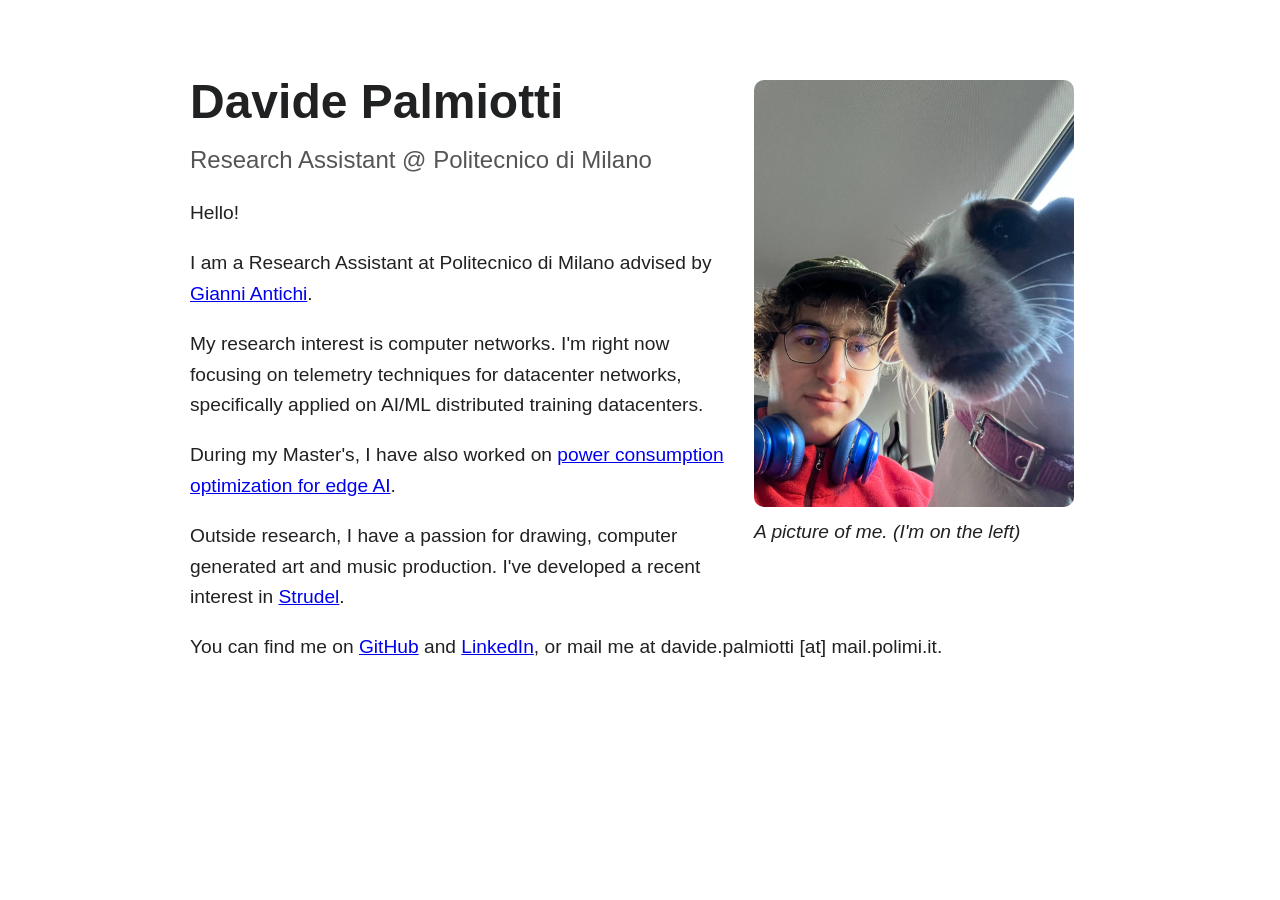
<file: index.html>
<!DOCTYPE html>
<html lang="en">
<head>
    <meta charset="UTF-8">
    <title>Davide Palmiotti</title>
    <link rel="stylesheet" href="style.css">
</head>
<body>
    
<main>
    <div class="main-content">

        <div class="photo-container" id="photo-container">
            <div class="photo-flip">
                <img 
                    class="profile-photo" 
                    src="imgs/profile.jpeg" 
                    alt="Profile Picture of Davide Palmiotti" 
                    id="profile-photo">
            </div>
            <p id="photo-subtext" style="margin: 0;">
                A picture of me. (I'm on the left)
            </p>
        </div>
        

        <div class="title">
            <h1 class="name">Davide Palmiotti</h1>
            <p class="subtitle">
                Research Assistant @ Politecnico di Milano
            </p>

        </div>

        
        <p>
            Hello!
        </p>
        <p>
            I am a Research Assistant at Politecnico di Milano advised by <a href="https://gianniantichi.github.io/" target="_blank">Gianni Antichi</a>.
        </p>
        <p>
            My research interest is computer networks. I'm right now focusing on telemetry techniques for 
            datacenter networks, specifically applied on AI/ML distributed training datacenters.
        </p>
        <p>
            During my Master's, I have also worked on 
            <a href="https://www.politesi.polimi.it/handle/10589/240190" target="_blank">power consumption optimization for edge AI</a>. 
        </p>
        <p>
            Outside research, I have a passion for drawing, computer generated art and music production. I've developed a recent interest in 
            <a href="https://strudel.cc" target="_blank">Strudel</a>.
        </p>
        <p>
            You can find me on
            <a href="https://github.com/mynam3isg00d" target="_blank">GitHub</a> and
            <a href="https://it.linkedin.com/in/davide-palmiotti-390a691bb" target="_blank">LinkedIn</a>, or mail me at
            davide.palmiotti [at] mail.polimi.it.
        </p>
    </div>
</main>

</body>
</html>


<script>
    const photo = document.getElementById('profile-photo');
    const subtext = document.getElementById('photo-subtext');
    let flipped = false;

    photo.addEventListener('click', () => {
        flipped = !flipped;
        photo.classList.toggle('flipped', flipped);
        subtext.textContent = flipped ? "A picture of me. (I'm on the right)" : "A picture of me. (I'm on the left)";
    });
</script>
</file>
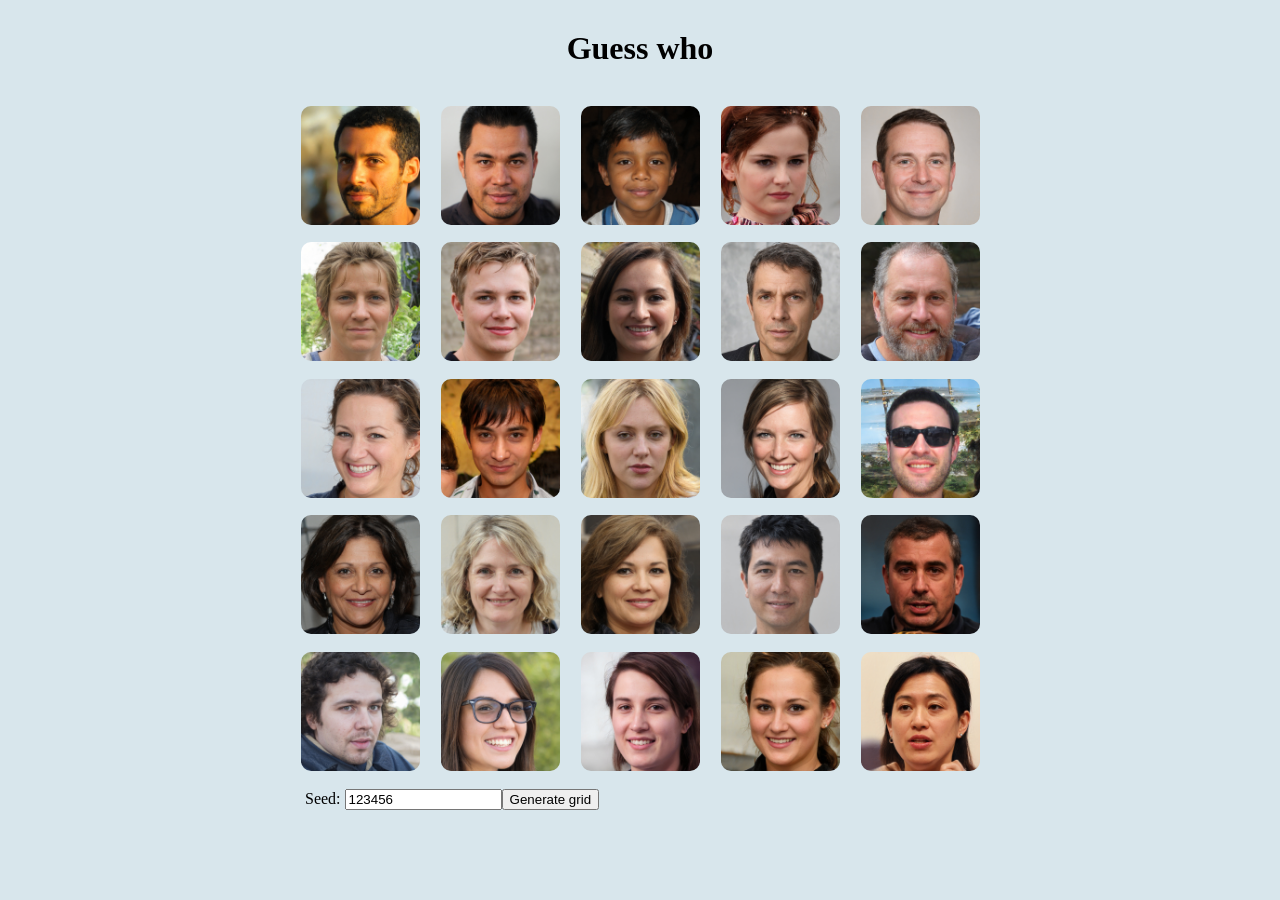
<file: guesswho/index.html>
<html>
    <style>
    body {
        background-color: rgb(216, 230, 236);
    }

    h1 {
        text-align: center;
        margin-top: 30px;
    }

    .outer {
        /*Dimensions*/
        width: 80%;
        max-width: 700px;
        
        /*Display*/
        display: flex;
        flex-wrap: wrap;
        justify-content: space-around;
        margin: auto;
        
    }
    
    .inputouter {
        width: 70%;
        max-width: 670px;
        margin: auto;
        
    }

    .slot {
        /*Dimensions*/
        width: 17%;
        margin-top: 2.5%;
        align-self: flex-start;

        /*Borders*/
        border-radius: 10px;

        transition: 0.3s;
    }

    .slot:hover {
        cursor: pointer;
    }

    .selected {
        filter: brightness(20%);
    }

    .input1 {
        font-family: 'Gill Sans', 'Gill Sans MT', Calibri, 'Trebuchet MS', sans-serif;
    }
    </style>

    <body>
        <h1 id="title">Guess who</h1>
        <div class="outer">
            <img id="img1"; onclick="fadeOut('img1')" ; src="images/img1.jpeg"; class="slot";>
            <img id="img2"; onclick="fadeOut('img2')" ; src="images/img2.jpeg"; class="slot";>
            <img id="img3"; onclick="fadeOut('img3')" ; src="images/img3.jpeg"; class="slot";>
            <img id="img4"; onclick="fadeOut('img4')" ; src="images/img4.jpeg"; class="slot";>
            <img id="img5"; onclick="fadeOut('img5')" ; src="images/img5.jpeg"; class="slot";>
            <img id="img6"; onclick="fadeOut('img6')" ; src="images/img6.jpeg"; class="slot";>
            <img id="img7"; onclick="fadeOut('img7')" ; src="images/img7.jpeg"; class="slot";>
            <img id="img8"; onclick="fadeOut('img8')" ; src="images/img8.jpeg"; class="slot";>
            <img id="img9"; onclick="fadeOut('img9')" ; src="images/img9.jpeg"; class="slot";>
            <img id="img10"; onclick="fadeOut('img10')" ; src="images/img10.jpeg"; class="slot";>
            <img id="img11"; onclick="fadeOut('img11')" ; src="images/img11.jpeg"; class="slot";>
            <img id="img12"; onclick="fadeOut('img12')" ; src="images/img12.jpeg"; class="slot";>
            <img id="img13"; onclick="fadeOut('img13')" ; src="images/img13.jpeg"; class="slot";>
            <img id="img14"; onclick="fadeOut('img14')" ; src="images/img14.jpeg"; class="slot";>
            <img id="img15"; onclick="fadeOut('img15')" ; src="images/img15.jpeg"; class="slot";>
            <img id="img16"; onclick="fadeOut('img16')" ; src="images/img16.jpeg"; class="slot";>
            <img id="img17"; onclick="fadeOut('img17')" ; src="images/img17.jpeg"; class="slot";>
            <img id="img18"; onclick="fadeOut('img18')" ; src="images/img18.jpeg"; class="slot";>
            <img id="img19"; onclick="fadeOut('img19')" ; src="images/img19.jpeg"; class="slot";>
            <img id="img20"; onclick="fadeOut('img20')" ; src="images/img20.jpeg"; class="slot";>
            <img id="img21"; onclick="fadeOut('img21')" ; src="images/img21.jpeg"; class="slot";>
            <img id="img22"; onclick="fadeOut('img22')" ; src="images/img22.jpeg"; class="slot";>
            <img id="img23"; onclick="fadeOut('img23')" ; src="images/img23.jpeg"; class="slot";>
            <img id="img24"; onclick="fadeOut('img24')" ; src="images/img24.jpeg"; class="slot";>
            <img id="img25"; onclick="fadeOut('img25')" ; src="images/img25.jpeg"; class="slot";>
        </div>
        <br>
        <div class="inputouter">
            <form id="frm">
                Seed: <input type="text" name="seed" value="123456" maxlength="6" class="input1"><input type="button" value="Generate grid" onclick="generate()">
            </form>
        </div>
    </body>

    <script>

        function generate() {
            const input = document.getElementById("frm");
            var seed = input.elements[0].value;
            const max = 101;
            const min = 1;
            var numArray = [];
            var text = "";

            for(var i=0;i<25;i++) {
                do {
                    seed = (seed * 9301 + 49297) % 233280;
                    var rnd = seed / 233280;
                    var num = (Math.floor(min + rnd * (max - min))).toString(); /*returns "0" for example*/
                } while (numArray.includes(num));
                numArray.push(num);
            }

            for(var i=0;i<25;i++) {
                /*generates img id's*/
                var indx = "img".concat((i+1).toString());
                
                /*generates random grid*/
                var ran_indx = "img".concat(numArray[i]);
                var new_source = "images/".concat(ran_indx).concat(".jpeg");
                document.getElementById(indx).src = new_source;
            }
        }

        function fadeOut(indx) {
            const image = document.getElementById(indx);
            if (image.classList.contains('selected')) {
                image.classList.remove('selected');
            } else {
                image.classList.add('selected');
            }
        }
    </script>
</html>
</file>
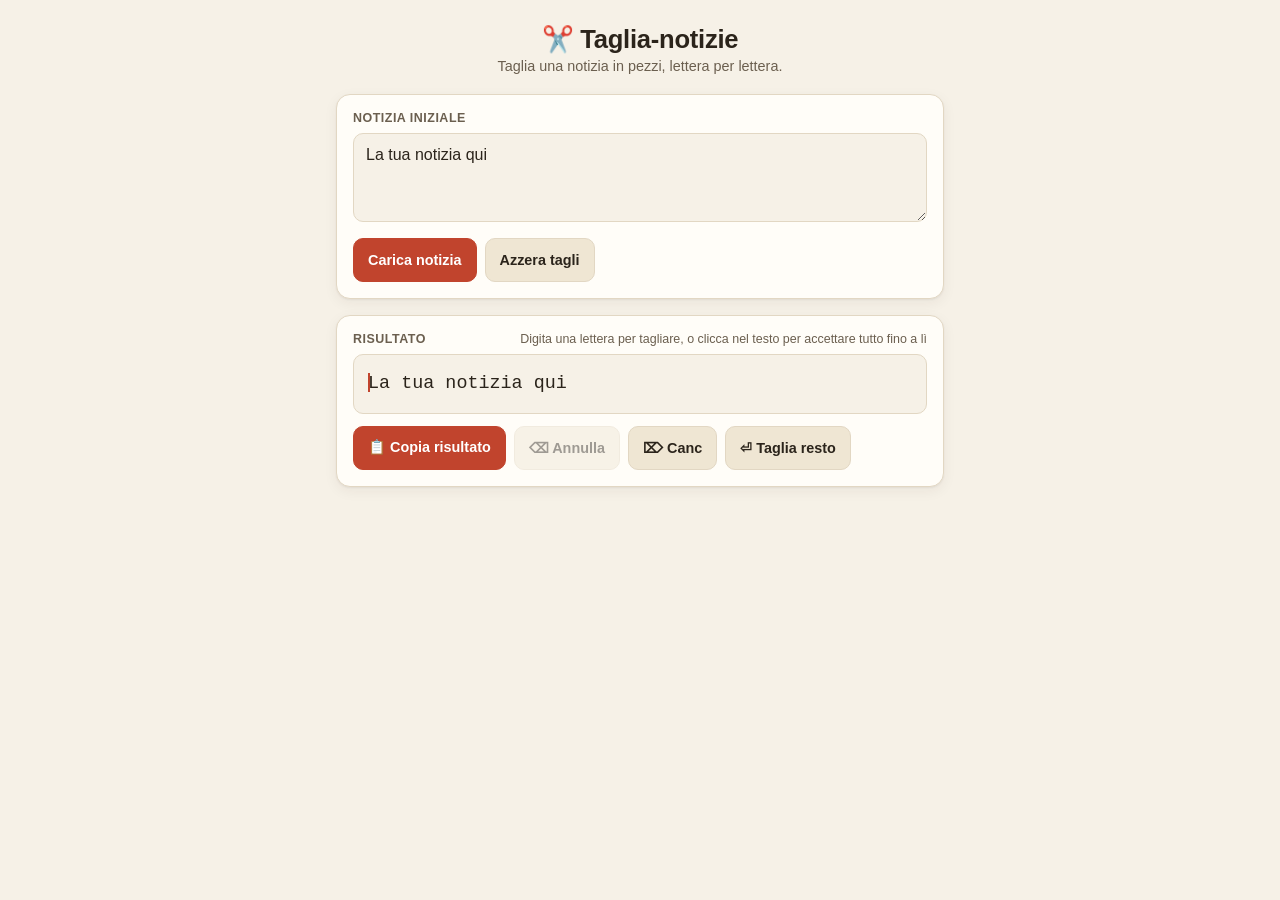
<file: taglianotizie/index.html>
<!DOCTYPE html>
<html lang="it">
<head>
<meta charset="UTF-8">
<meta name="viewport" content="width=device-width, initial-scale=1, maximum-scale=1, viewport-fit=cover">
<title>Taglia-notizie</title>
<meta name="description" content="Taglia una frase, lettera per lettera, fino a crearne una nuova.">
<meta name="theme-color" content="#f6f1e7">
<link rel="icon" href="data:image/svg+xml,%3Csvg xmlns='http://www.w3.org/2000/svg' viewBox='0 0 100 100'%3E%3Ctext y='.9em' font-size='90'%3E%E2%9C%82%EF%B8%8F%3C/text%3E%3C/svg%3E">
<link rel="stylesheet" href="/taglianotizie/style.css">
</head>
<body>
<div class="app">

  <header class="app-header">
    <h1>✂️ Taglia&#8209;notizie</h1>
    <p class="tagline">Taglia una notizia in pezzi, lettera per lettera.</p>
  </header>

  <section class="panel">
    <label for="original-input">Notizia iniziale</label>
    <textarea id="original-input" rows="3" spellcheck="false">La tua notizia qui</textarea>
    <div class="panel-actions">
      <button id="load-btn" class="btn btn-primary" type="button">Carica notizia</button>
      <button id="reset-btn" class="btn" type="button">Azzera tagli</button>
    </div>
  </section>

  <section class="panel">
    <div class="display-label-row">
      <label>Risultato</label>
      <span class="hint hint-desktop">Digita una lettera per tagliare, o clicca nel testo per accettare tutto fino a lì</span>
      <span class="hint hint-mobile">Tocca una lettera sulla tastiera per tagliare, o direttamente nel testo per accettare tutto fino a lì</span>
    </div>
    <div id="display" class="display" tabindex="0" aria-label="Area di taglio. Digita una lettera per tagliare alla sua prima occorrenza, oppure clicca direttamente su una lettera del testo per accettare tutto il testo fino a quel punto. Clicca su una lettera già accettata per tornare a quel punto."></div>
    <div class="panel-actions">
      <button id="copy-btn" class="btn btn-primary" type="button">📋 Copia risultato</button>
      <button id="backspace-btn" class="btn" type="button" aria-label="Annulla l'ultimo taglio">⌫ Annulla</button>
      <button id="canc-btn" class="btn" type="button" aria-label="Elimina il carattere dopo il cursore">⌦ Canc</button>
      <button id="enter-btn" class="btn" type="button" aria-label="Taglia il resto">⏎ Taglia resto</button>
    </div>
    <p id="toast" class="toast" role="status" hidden></p>
  </section>

</div>

<div id="mobile-keyboard" class="mobile-keyboard" aria-hidden="true"></div>

<script src="/taglianotizie/script.js" defer></script>
</body>
</html>
</file>
<file: style.css>
body {
    font-family: -apple-system, BlinkMacSystemFont,
                 "Segoe UI", Roboto, Helvetica, Arial,
                 "Noto Sans", "Liberation Sans", sans-serif;
    font-size: 1.2rem;
    line-height: 1.6;
    color: #202122;
    background: #ffffff;
  }
  

/* Photo */
.photo-flip {
    perspective: 1000px;
    display: inline-block;
}

.profile-photo {
    width: 20rem;
    border-radius: 10px;
    transition: transform 0.6s;
    transform-style: preserve-3d;
    cursor: pointer;
}

.profile-photo.flipped {
    transform: rotateY(180deg);
}

.photo-container {
    object-fit: cover;
    float: right;
    margin: 1rem;
    text-align: left;
    font-style: italic;
}

.name {
    margin: 0;
    font-size: 3rem;
}

.subtitle {
    margin: 0;
    font-size: 1.5rem;
    color: #555;
}

main {
    max-width: 900px;
    margin: 4rem auto;
    padding: 0 1rem;
}

section {
    margin-bottom: 2.5rem;
}

h2 {
    border-bottom: 1px solid #ccc;
    padding-bottom: 0.3rem;
}
</file>
<file: taglianotizie/style.css>
:root {
  --bg: #f6f1e7;
  --paper: #fffdf8;
  --ink: #2b241b;
  --ink-soft: #6b5f4f;
  --border: #e2d7c3;
  --accent: #c1442d;
  --accent-ink: #ffffff;
  --btn-bg: #efe6d3;
  --btn-bg-hover: #e6d9bd;
  --danger-bg: #f6d9d3;
  --shadow: 0 1px 2px rgba(43, 36, 27, 0.06), 0 4px 14px rgba(43, 36, 27, 0.06);
}

@media (prefers-color-scheme: dark) {
  :root {
    --bg: #17140f;
    --paper: #211c15;
    --ink: #f1e9da;
    --ink-soft: #b5a88f;
    --border: #3a3226;
    --accent: #e2694f;
    --accent-ink: #1a1109;
    --btn-bg: #2c2519;
    --btn-bg-hover: #383024;
    --danger-bg: #452420;
    --shadow: 0 1px 2px rgba(0, 0, 0, 0.3), 0 4px 14px rgba(0, 0, 0, 0.25);
  }
}

* {
  box-sizing: border-box;
}

html {
  -webkit-text-size-adjust: 100%;
}

body {
  margin: 0;
  background: var(--bg);
  color: var(--ink);
  font-family: -apple-system, BlinkMacSystemFont, "Segoe UI", Roboto, Helvetica, Arial, sans-serif;
  min-height: 100vh;
  padding-bottom: env(safe-area-inset-bottom, 0);
}

.app {
  max-width: 640px;
  margin: 0 auto;
  padding: 24px 16px 32px;
}

.app-header {
  text-align: center;
  margin-bottom: 20px;
}

.app-header h1 {
  font-size: 1.6rem;
  margin: 0 0 4px;
  letter-spacing: -0.01em;
}

.tagline {
  margin: 0;
  color: var(--ink-soft);
  font-size: 0.9rem;
}

.panel {
  background: var(--paper);
  border: 1px solid var(--border);
  border-radius: 14px;
  padding: 16px;
  box-shadow: var(--shadow);
  margin-bottom: 16px;
}

.panel label {
  display: block;
  font-size: 0.78rem;
  font-weight: 600;
  text-transform: uppercase;
  letter-spacing: 0.04em;
  color: var(--ink-soft);
  margin-bottom: 8px;
}

#original-input {
  width: 100%;
  resize: vertical;
  min-height: 60px;
  font: inherit;
  font-size: 16px;
  color: var(--ink);
  background: var(--bg);
  border: 1px solid var(--border);
  border-radius: 10px;
  padding: 10px 12px;
  line-height: 1.4;
}

#original-input:focus {
  outline: 2px solid var(--accent);
  outline-offset: 1px;
}

.display-label-row {
  display: flex;
  align-items: baseline;
  justify-content: space-between;
  gap: 8px;
  flex-wrap: wrap;
}

.hint {
  font-size: 0.78rem;
  color: var(--ink-soft);
  margin-bottom: 8px;
}

.hint-mobile {
  display: none;
}

.display {
  font-family: "SFMono-Regular", Menlo, Consolas, "Liberation Mono", monospace;
  font-size: 1.15rem;
  line-height: 1.6;
  background: var(--bg);
  border: 1px solid var(--border);
  border-radius: 10px;
  padding: 14px 14px;
  min-height: 3.2em;
  white-space: pre-wrap;
  word-break: break-word;
  cursor: text;
}

.display:focus {
  outline: 2px solid var(--accent);
  outline-offset: 1px;
}

.seg-prefix {
  color: var(--ink-soft);
}

.seg-remainder {
  color: var(--ink);
}

.char {
  cursor: pointer;
  border-radius: 3px;
}

.char:hover {
  background: var(--btn-bg-hover);
}

.cursor {
  display: inline-block;
  width: 0;
}

.cursor::before {
  content: "";
  display: inline-block;
  width: 2px;
  height: 1.05em;
  vertical-align: -0.2em;
  background: var(--accent);
  animation: blink 1s steps(1) infinite;
}

@keyframes blink {
  0%, 49% { opacity: 1; }
  50%, 100% { opacity: 0; }
}

.display.shake {
  animation: shake 0.35s;
}

@keyframes shake {
  10%, 90% { transform: translateX(-2px); }
  20%, 80% { transform: translateX(4px); }
  30%, 50%, 70% { transform: translateX(-6px); }
  40%, 60% { transform: translateX(6px); }
}

.display.shake {
  background: var(--danger-bg);
}

.panel-actions {
  display: flex;
  flex-wrap: wrap;
  gap: 8px;
  margin-top: 12px;
}

.btn {
  appearance: none;
  border: 1px solid var(--border);
  background: var(--btn-bg);
  color: var(--ink);
  font: inherit;
  font-size: 0.9rem;
  font-weight: 600;
  padding: 10px 14px;
  border-radius: 10px;
  cursor: pointer;
  min-height: 44px;
}

.btn:hover {
  background: var(--btn-bg-hover);
}

.btn:disabled {
  opacity: 0.45;
  cursor: not-allowed;
}

.btn-primary {
  background: var(--accent);
  border-color: var(--accent);
  color: var(--accent-ink);
}

.btn-primary:hover {
  filter: brightness(1.08);
}

.btn:focus-visible,
.display:focus-visible {
  outline: 2px solid var(--accent);
  outline-offset: 2px;
}

.toast {
  margin: 10px 0 0;
  font-size: 0.85rem;
  color: var(--accent);
  font-weight: 600;
}

/* Tastiera su schermo personalizzata: solo mobile */
.mobile-keyboard {
  display: none;
}

@media (max-width: 700px) {
  .hint-desktop { display: none; }
  .hint-mobile { display: inline; }

  .app {
    padding-bottom: 190px;
  }

  .mobile-keyboard {
    display: flex;
    flex-direction: column;
    gap: 6px;
    position: fixed;
    left: 0;
    right: 0;
    bottom: 0;
    padding: 8px 6px calc(8px + env(safe-area-inset-bottom, 0px));
    background: var(--paper);
    border-top: 1px solid var(--border);
    box-shadow: 0 -4px 14px rgba(0, 0, 0, 0.08);
    z-index: 10;
  }

  .kb-row {
    display: flex;
    gap: 5px;
    justify-content: center;
  }

  .kb-key {
    flex: 1;
    max-width: 44px;
    min-height: 42px;
    border-radius: 8px;
    border: 1px solid var(--border);
    background: var(--btn-bg);
    color: var(--ink);
    font: inherit;
    font-weight: 600;
    font-size: 0.95rem;
    text-transform: uppercase;
    padding: 0;
  }

  .kb-key:active {
    background: var(--accent);
    color: var(--accent-ink);
  }

  .kb-key.kb-wide {
    flex: 1.6;
    max-width: 70px;
    font-size: 1.1rem;
  }

  .kb-key.kb-space {
    flex: 4;
    max-width: none;
    text-transform: none;
  }
}
</file>
